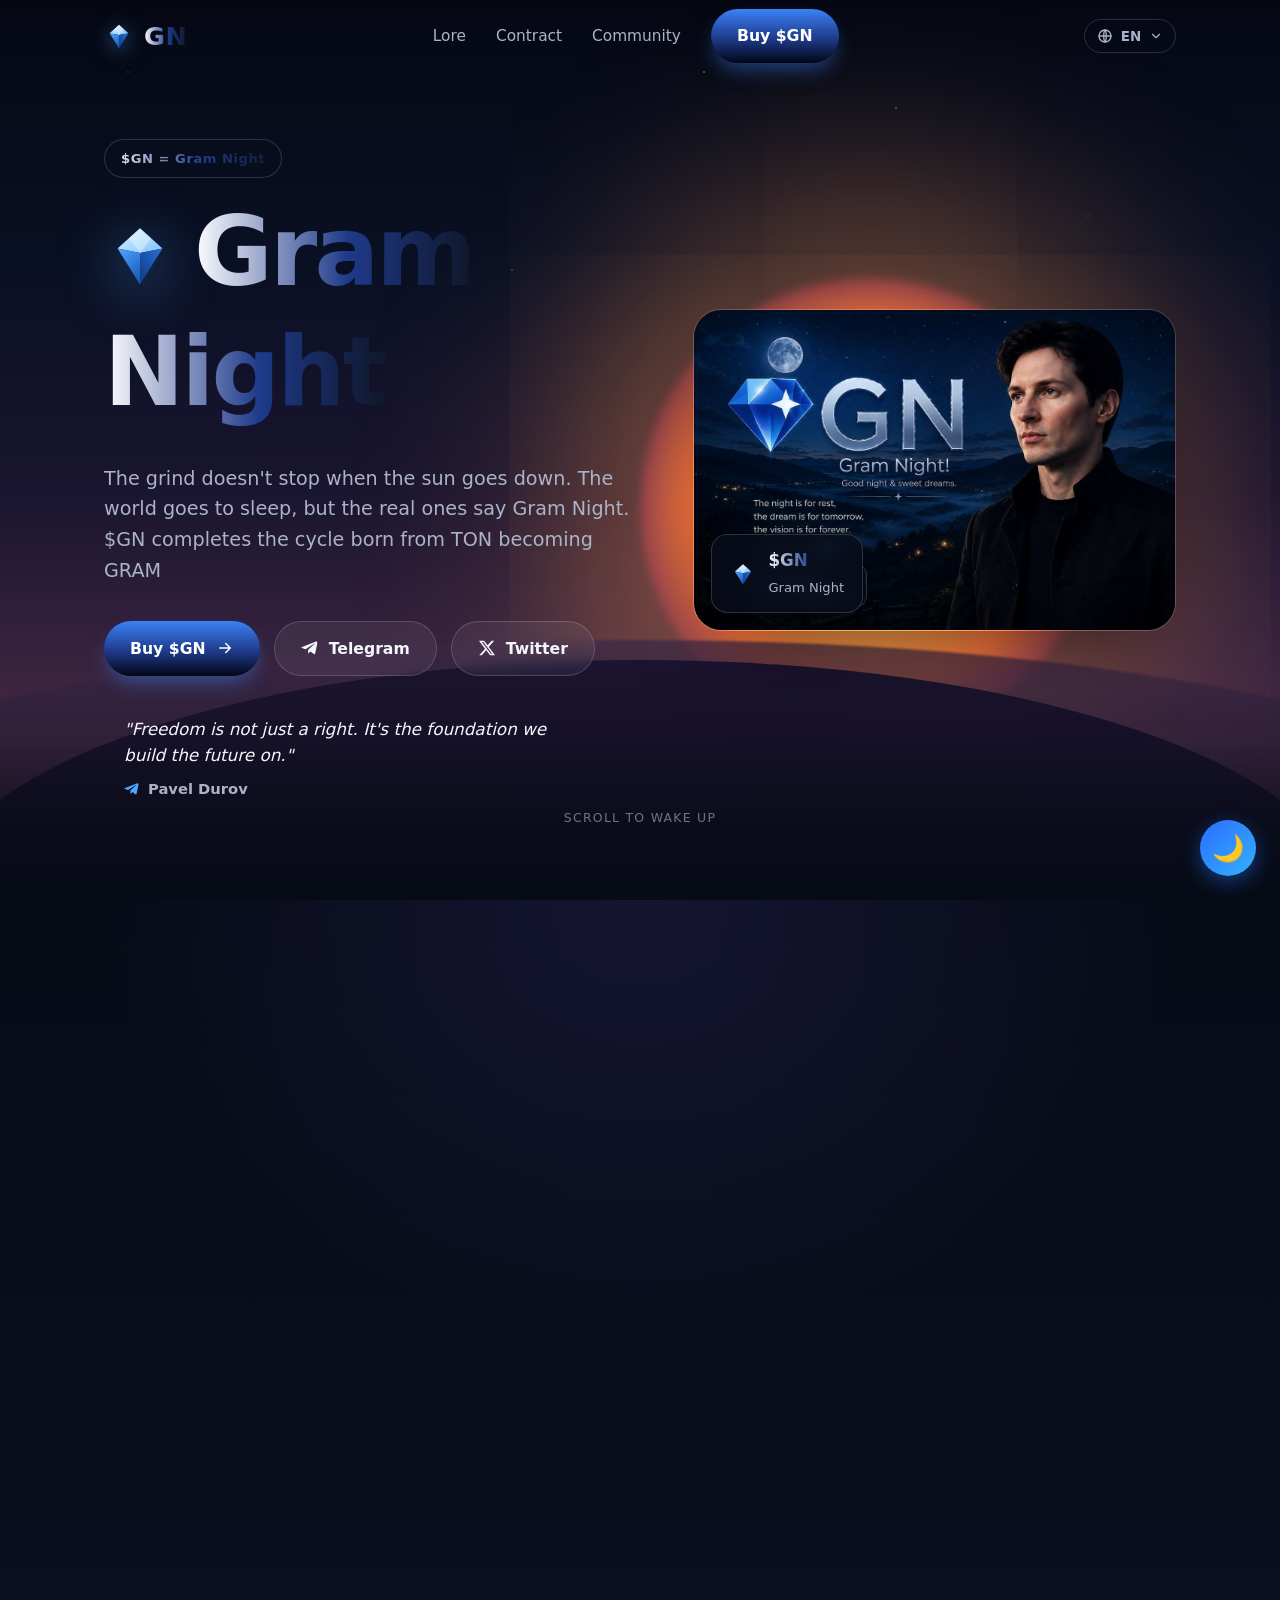
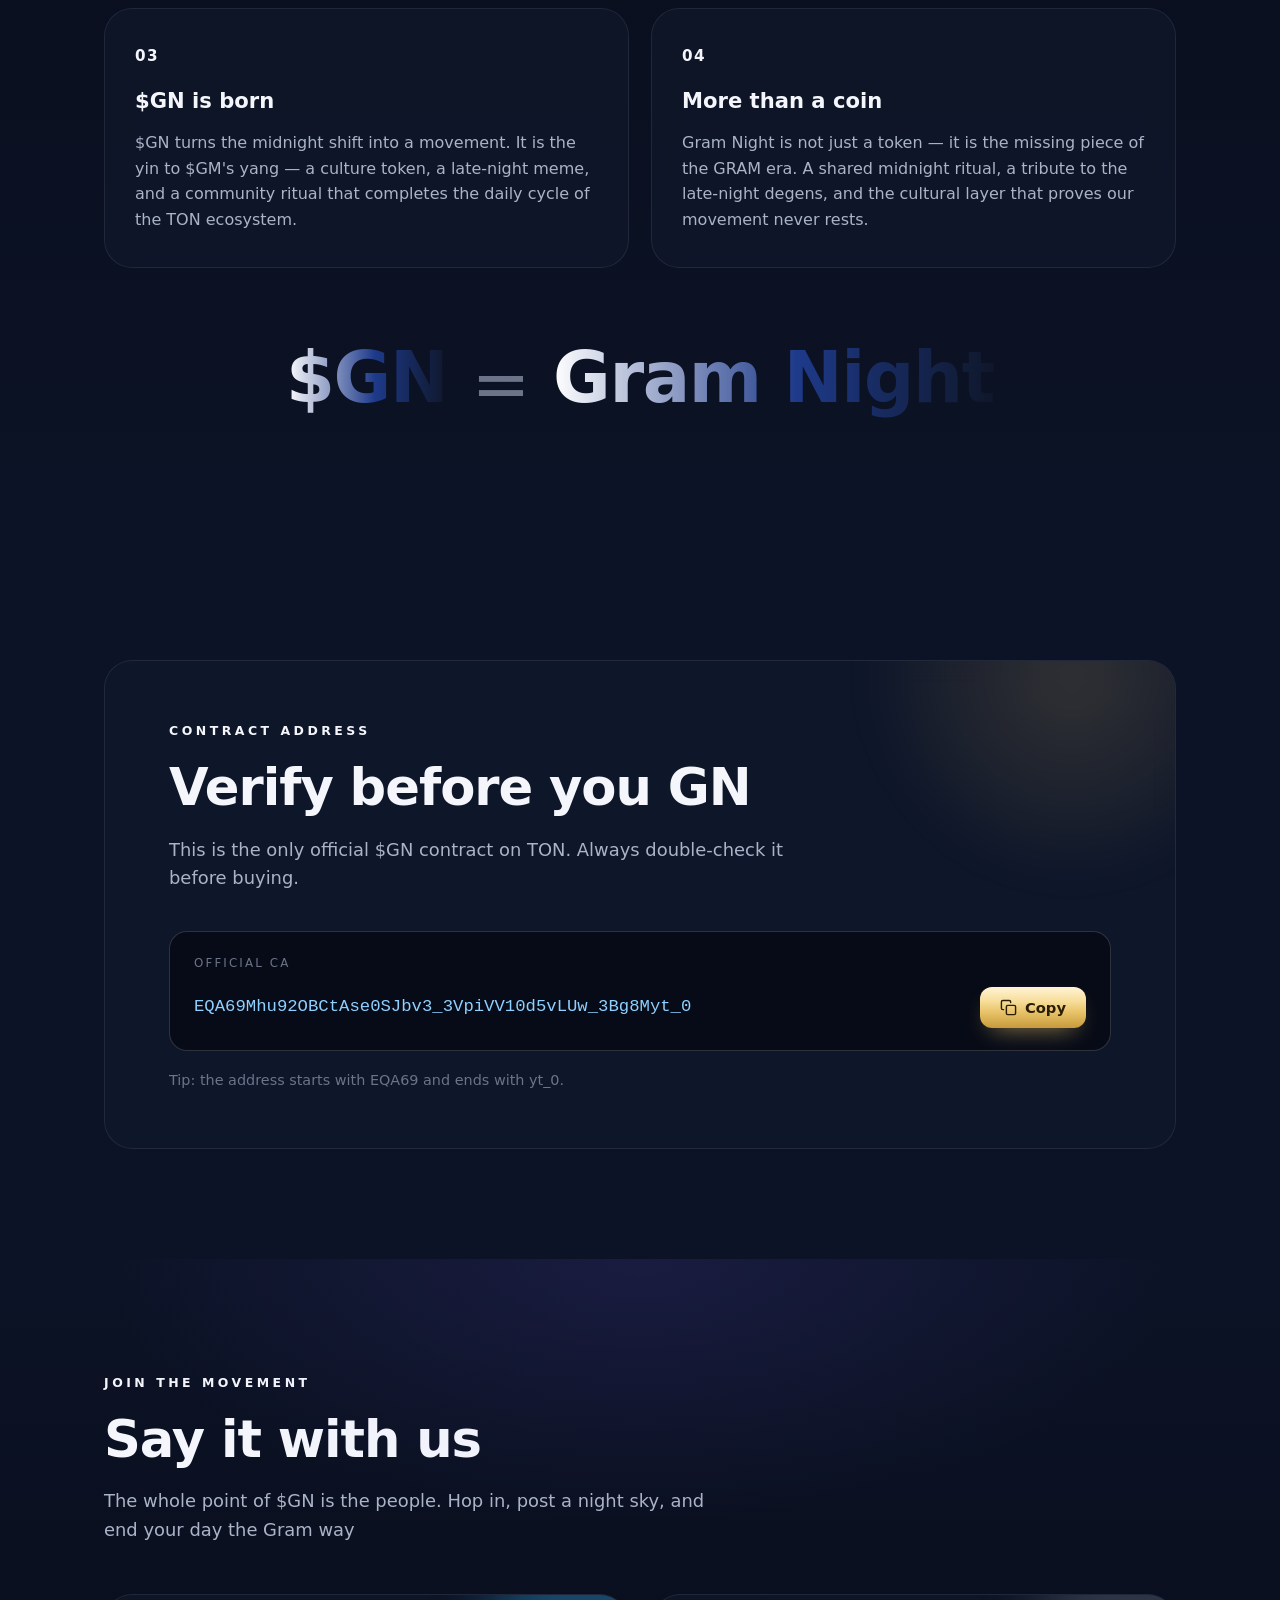
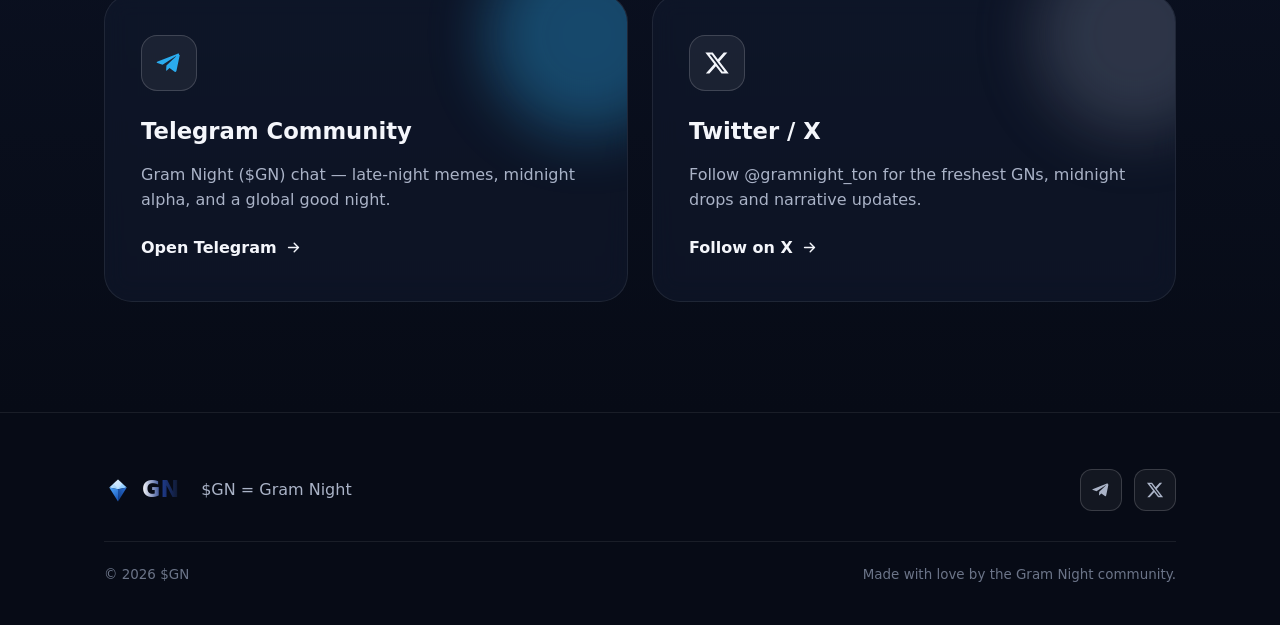
<file: index.html>
<!doctype html>
<html lang="en">
  <head>
    <meta charset="UTF-8" />
    <link rel="icon" type="image/svg+xml" href="./favicon.svg" />
    <meta name="viewport" content="width=device-width, initial-scale=1.0" />
    <meta name="description" content="$GN — Gram Night. The People's Coin on TON. GN = GRAM." />
    <meta property="og:title" content="$GN — Gram Night" />
    <meta property="og:description" content="Not Good Night. Gram Night. The People's Coin on TON." />
    <meta property="og:image" content="" />
    <meta property="og:type" content="website" />
    <meta name="twitter:card" content="summary_large_image" />
    <title>$GN - GRAM NIGHT</title>
    <script type="module" crossorigin src="./scripts.js"></script>
    <link rel="stylesheet" crossorigin href="./styles.css">
  </head>
  <body>
    <div id="root"></div>
    <!-- GRAM NIGHT Widget -->
<button id="gn-fab" onclick="gnToggle()" title="GRAM NIGHT">🌙</button>

<div id="gn-panel" aria-hidden="true">
  <div id="gn-panel-header">
    <div id="gn-panel-title"><span>🌙</span><span>GRAM NIGHT</span></div>
    <button onclick="gnToggle()" id="gn-close-btn">✕</button>
  </div>
  <iframe
    id="gn-iframe"
    src="./gn-app/index.html"
    title="GRAM NIGHT App"
    allow="clipboard-write"
  ></iframe>
</div>

<style>
  #gn-fab {
    position: fixed; bottom: 24px; right: 24px; z-index: 9998;
    width: 56px; height: 56px; border-radius: 50%; border: none;
    cursor: pointer; font-size: 26px;
    background: linear-gradient(135deg, #2b6dff, #33b1ff);
    box-shadow: 0 6px 20px rgba(32,118,255,0.45);
    display: flex; align-items: center; justify-content: center;
    transition: transform 0.2s ease;
  }
  #gn-fab:hover { transform: scale(1.1); }

  #gn-panel {
    position: fixed; bottom: 92px; right: 24px; z-index: 9999;
    width: 390px; height: 600px;
    max-height: calc(100vh - 120px);
    border-radius: 24px; overflow: hidden;
    display: flex; flex-direction: column;
    background: #071224;
    border: 1px solid rgba(153,204,255,0.18);
    box-shadow: 0 24px 60px rgba(1,8,20,0.6);
    opacity: 0; pointer-events: none;
    transform: translateY(12px) scale(0.97);
    transform-origin: bottom right;
    transition: opacity 0.22s ease, transform 0.22s ease;
  }
  #gn-panel.gn-open {
    opacity: 1; pointer-events: auto;
    transform: translateY(0) scale(1);
  }
  #gn-panel-header {
    display: flex; align-items: center;
    justify-content: space-between;
    padding: 12px 16px;
    background: rgba(7,18,36,0.95);
    border-bottom: 1px solid rgba(153,204,255,0.12);
    flex-shrink: 0;
  }
  #gn-panel-title {
    display: flex; align-items: center; gap: 8px;
    color: #ecf5ff; font-weight: 700; font-size: 14px;
    font-family: system-ui, sans-serif;
  }
  #gn-close-btn {
    background: rgba(255,255,255,0.07); border: none;
    color: #9fb9d9; cursor: pointer;
    width: 28px; height: 28px; border-radius: 50%;
    font-size: 13px; display: flex;
    align-items: center; justify-content: center;
  }
  #gn-close-btn:hover { background: rgba(255,255,255,0.14); color: #ecf5ff; }
  #gn-iframe { flex: 1; width: 100%; border: none; background: #071224; }

  @media (max-width: 480px) {
    #gn-panel {
      bottom: 0; right: 0; left: 0; width: 100%;
      height: 90vh; border-radius: 20px 20px 0 0;
    }
  }
</style>

<script>
  (function() {
    var isOpen = false;
    var panel = document.getElementById("gn-panel");
    window.gnToggle = function() {
      isOpen = !isOpen;
      panel.classList.toggle("gn-open", isOpen);
      panel.setAttribute("aria-hidden", String(!isOpen));
    };
    document.addEventListener("keydown", function(e) {
      if (e.key === "Escape" && isOpen) window.gnToggle();
    });
  })();
</script>
  </body>
</html>
</file>
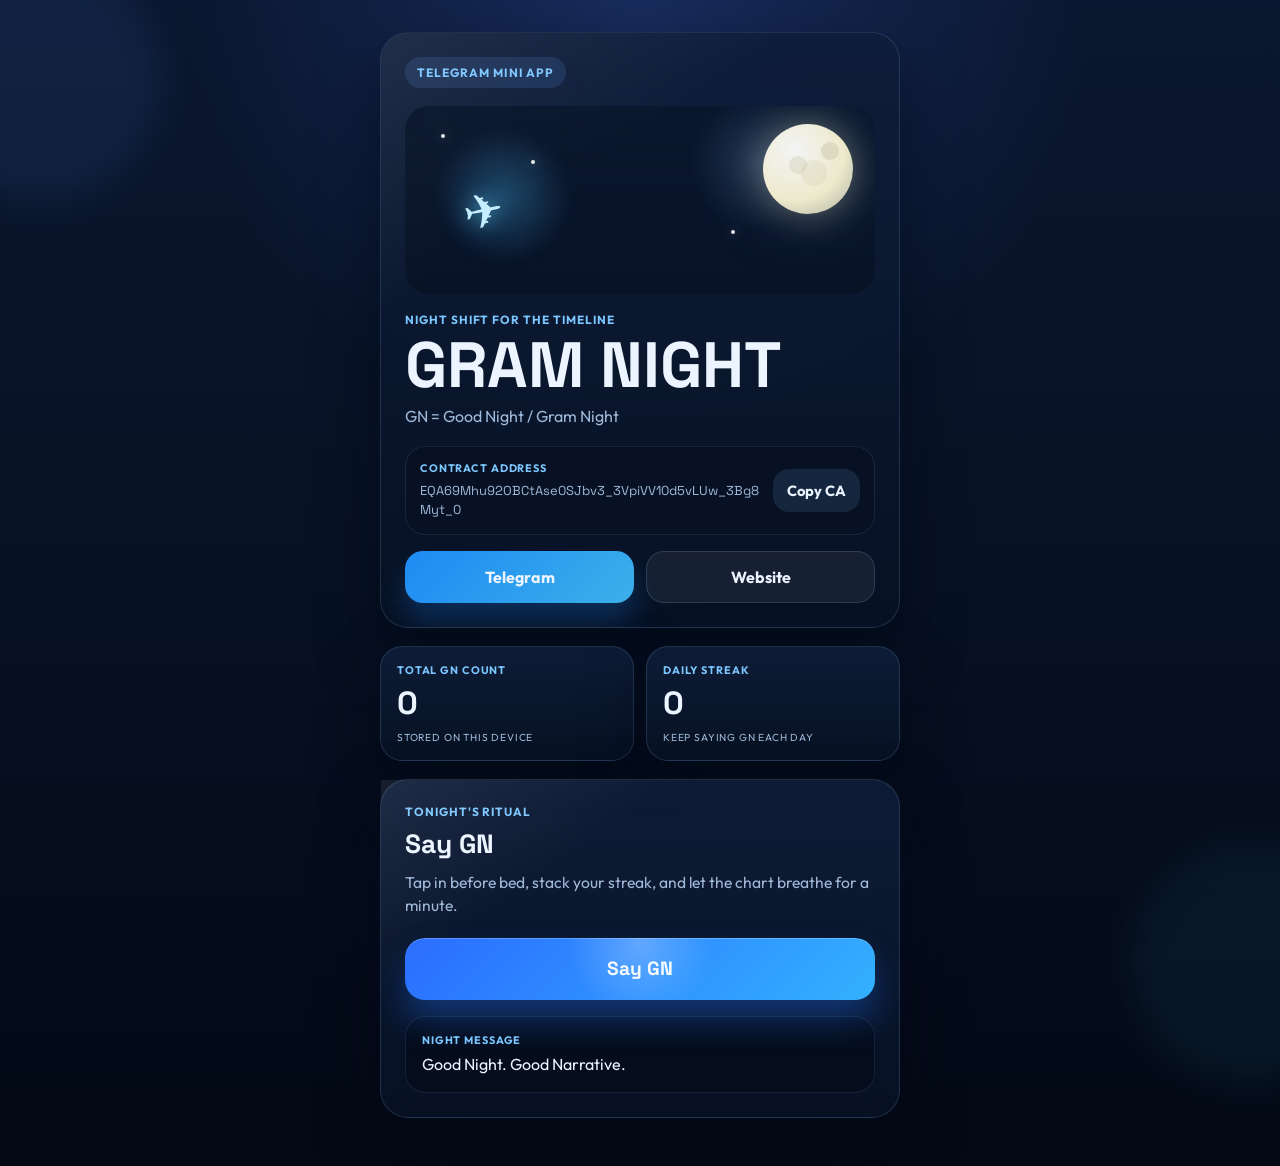
<file: gn-app/index.html>
<!DOCTYPE html>
<html lang="en">
  <head>
    <meta charset="UTF-8" />
    <meta name="viewport" content="width=device-width, initial-scale=1.0, viewport-fit=cover" />
    <title>GRAM NIGHT</title>
    <meta
      name="description"
      content="GRAM NIGHT Telegram Mini App. Say GN, keep your streak, and ride the moon later."
    />
    <link rel="preconnect" href="https://fonts.googleapis.com" />
    <link rel="preconnect" href="https://fonts.gstatic.com" crossorigin />
    <link
      href="https://fonts.googleapis.com/css2?family=Outfit:wght@400;500;600;700;800&family=Space+Grotesk:wght@500;700&display=swap"
      rel="stylesheet"
    />
    <link rel="stylesheet" href="./styles.css" />
    <script src="https://telegram.org/js/telegram-web-app.js"></script>
  </head>
  <body>
    <div class="app-shell">
      <div class="sky-glow sky-glow-left"></div>
      <div class="sky-glow sky-glow-right"></div>

      <main class="phone-frame">
        <section class="hero-card">
          <div class="hero-badge">Telegram Mini App</div>

          <div class="hero-art" aria-hidden="true">
            <div class="moon"></div>
            <div class="plane-glow"></div>
            <div class="plane">&#9992;</div>
            <span class="star star-1"></span>
            <span class="star star-2"></span>
            <span class="star star-3"></span>
          </div>

          <div class="hero-copy">
            <p class="eyebrow">Night shift for the timeline</p>
            <h1>GRAM NIGHT</h1>
            <p class="tagline">GN = Good Night / Gram Night</p>
          </div>

          <div class="ca-card">
            <div>
              <p class="label">Contract Address</p>
              <p class="ca-value" id="contractAddress">
                EQA69Mhu92OBCtAse0SJbv3_3VpiVV10d5vLUw_3Bg8Myt_0
              </p>
            </div>
            <button class="copy-button" id="copyCaButton" type="button">Copy CA</button>
          </div>

          <div class="action-row">
            <a class="action-button action-button-primary" href="https://t.me/GNGRAMCTO" target="_blank" rel="noreferrer">
              Telegram
            </a>
            <a class="action-button action-button-secondary" href="https://gramnight.fun" target="_blank" rel="noreferrer">
              Website
            </a>
          </div>
        </section>

        <section class="stats-grid" aria-label="GN stats">
          <article class="stat-card">
            <p class="label">Total GN Count</p>
            <p class="stat-value" id="gnCount">0</p>
            <p class="stat-note">Stored on this device</p>
          </article>
          <article class="stat-card">
            <p class="label">Daily Streak</p>
            <p class="stat-value" id="gnStreak">0</p>
            <p class="stat-note">Keep saying GN each day</p>
          </article>
        </section>

        <section class="gn-card">
          <div class="gn-copy">
            <p class="eyebrow">Tonight's ritual</p>
            <h2>Say GN</h2>
            <p class="supporting">
              Tap in before bed, stack your streak, and let the chart breathe for a minute.
            </p>
          </div>

          <button class="say-gn-button" id="sayGnButton" type="button">Say GN</button>

          <div class="message-card" id="messageCard" aria-live="polite">
            <p class="message-label">Night message</p>
            <p class="message-text" id="messageText">Good Night. Good Narrative.</p>
          </div>
        </section>
      </main>
    </div>

    <script src="./app.js"></script>
  </body>
</html>
</file>
<file: styles.css>
.nav {
    position: fixed;
    top: 0px;
    left: 0px;
    right: 0px;
    z-index: 100;
    transition: background 0.3s, border-color 0.3s, backdrop-filter 0.3s;
    border-bottom: 1px solid transparent;
}

.nav--scrolled {
    background: rgba(7, 11, 22, 0.72);
    backdrop-filter: blur(14px);
    border-bottom: 1px solid var(--border);
}

.nav__inner {
    display: flex;
    align-items: center;
    justify-content: space-between;
    height: 72px;
}

.nav__brand {
    display: flex;
    align-items: center;
    gap: 10px;
}

.nav__diamond {
    filter: drop-shadow(rgba(78, 168, 255, 0.5) 0px 4px 10px);
}

.nav__logo {
    font-size: 1.6rem;
    font-weight: 900;
    letter-spacing: 0.02em;
}

.nav__links {
    display: flex;
    align-items: center;
    gap: 30px;
}

.nav__links > a:not(.nav__buy) {
    color: var(--text-dim);
    font-weight: 500;
    font-size: 0.96rem;
    transition: color 0.2s;
}

.nav__links > a:not(.nav__buy):hover {
    color: var(--text);
}

.nav__buy {
    padding: 10px 20px;
    font-size: 0.9rem;
}

.nav__actions {
    display: flex;
    align-items: center;
    gap: 14px;
}

.nav__lang-wrap {
    position: relative;
}

.nav__lang {
    display: inline-flex;
    align-items: center;
    gap: 7px;
    padding: 8px 12px;
    border-radius: 999px;
    border: 1px solid var(--border-strong);
    font-size: 0.84rem;
    font-weight: 600;
    color: var(--text-dim);
    transition: border-color 0.2s, color 0.2s;
}

.nav__lang:hover, .nav__lang.is-open {
    border-color: var(--white);
    color: var(--text);
}

.nav__lang-globe {
    width: 16px;
    height: 16px;
}

.nav__lang-current {
    min-width: 22px;
    text-align: center;
}

.nav__lang-chevron {
    width: 14px;
    height: 14px;
    transition: transform 0.2s;
}

.nav__lang.is-open .nav__lang-chevron {
    transform: rotate(180deg);
}

.nav__lang-menu {
    position: absolute;
    top: calc(100% + 10px);
    right: 0px;
    min-width: 168px;
    list-style: none;
    margin: 0px;
    padding: 6px;
    border-radius: 14px;
    background: rgba(13, 19, 36, 0.96);
    border: 1px solid var(--border-strong);
    backdrop-filter: blur(16px);
    box-shadow: rgba(0, 0, 0, 0.8) 0px 24px 50px -20px;
    z-index: 120;
}

.nav__lang-option {
    display: flex;
    align-items: center;
    justify-content: space-between;
    width: 100%;
    padding: 10px 12px;
    border-radius: 9px;
    font-size: 0.92rem;
    font-weight: 500;
    color: var(--text-dim);
    transition: background 0.16s, color 0.16s;
}

.nav__lang-option:hover {
    background: rgba(255, 255, 255, 0.06);
    color: var(--text);
}

.nav__lang-option.is-active {
    color: var(--white);
    font-weight: 600;
}

.nav__lang-check {
    width: 16px;
    height: 16px;
}

.nav__burger {
    display: none;
    flex-direction: column;
    gap: 5px;
    width: 30px;
    height: 30px;
    justify-content: center;
    align-items: center;
}

.nav__burger span {
    width: 22px;
    height: 2px;
    background: var(--text);
    border-radius: 2px;
    transition: transform 0.25s, opacity 0.2s;
}

.nav__burger.is-open span:nth-child(1) {
    transform: translateY(7px) rotate(45deg);
}

.nav__burger.is-open span:nth-child(2) {
    opacity: 0;
}

.nav__burger.is-open span:nth-child(3) {
    transform: translateY(-7px) rotate(-45deg);
}

@media (max-width: 860px) {
    .nav__burger {
        display: flex;
    }

    .nav__links {
        position: fixed;
        top: 72px;
        left: 0px;
        right: 0px;
        flex-direction: column;
        gap: 18px;
        padding: 28px 24px 36px;
        background: rgba(9, 14, 28, 0.97);
        backdrop-filter: blur(16px);
        border-bottom: 1px solid var(--border);
        transform: translateY(-130%);
        opacity: 0;
        pointer-events: none;
        transition: transform 0.3s, opacity 0.3s;
    }

    .nav__links--open {
        transform: translateY(0px);
        opacity: 1;
        pointer-events: auto;
    }

    .nav__buy {
        width: 100%;
        justify-content: center;
        padding: 14px;
        font-size: 1rem;
    }
}

.hero {
    position: relative;
    min-height: 100vh;
    display: flex;
    align-items: center;
    padding: 120px 0px 80px;
    overflow: hidden;
}

.hero__sky {
    position: absolute;
    inset: 0px;
    z-index: 0;
    background: linear-gradient(rgb(5, 8, 19), rgb(10, 16, 36) 30%, rgb(26, 21, 48) 55%, rgb(58, 36, 64) 75%, rgb(90, 47, 62));
}

.hero__stars {
    position: absolute;
    inset: 0px;
    background-image: radial-gradient(1.5px 1.5px at 20% 18%, rgba(255, 255, 255, 0.8), transparent), radial-gradient(1.5px 1.5px at 70% 12%, rgba(255, 255, 255, 0.6), transparent), radial-gradient(1px 1px at 40% 30%, rgba(255, 255, 255, 0.7), transparent), radial-gradient(1px 1px at 85% 24%, rgba(255, 255, 255, 0.5), transparent), radial-gradient(1.5px 1.5px at 55% 8%, rgba(255, 255, 255, 0.7), transparent), radial-gradient(1px 1px at 10% 8%, rgba(255, 255, 255, 0.5), transparent);
    opacity: 0.7;
    animation: 6s ease-in-out 0s infinite alternate none running twinkle;
}

@keyframes twinkle {
    0% {
        opacity: 0.35;
    }

    100% {
        opacity: 0.85;
    }
}

.hero__sun {
    position: absolute;
    bottom: 18%;
    left: 50%;
    width: 460px;
    height: 460px;
    transform: translate(-50%);
    border-radius: 50%;
    background: radial-gradient(circle, rgb(255, 230, 176) 0%, rgb(255, 177, 78) 30%, rgb(255, 122, 61) 55%, rgba(255, 94, 126, 0.4) 75%, transparent 80%);
    filter: blur(4px);
    box-shadow: rgba(255, 150, 80, 0.45) 0px 0px 200px 80px;
}

.hero__hills {
    position: absolute;
    left: -5%;
    right: -5%;
    bottom: 0px;
    height: 240px;
    background: linear-gradient(rgb(28, 20, 48), rgb(10, 12, 26));
    border-radius: 50% 50% 0px 0px / 100% 100% 0px 0px;
    z-index: 2;
}

.hero__hills--back {
    bottom: 60px;
    height: 200px;
    left: -20%;
    right: -20%;
    background: linear-gradient(rgba(60, 40, 70, 0.7), rgba(20, 18, 40, 0.7));
    z-index: 1;
    filter: blur(1px);
}

.hero::after {
    content: "";
    position: absolute;
    left: 0px;
    right: 0px;
    bottom: 0px;
    height: 160px;
    background: linear-gradient(180deg,transparent,var(--bg-deep));
    z-index: 3;
    pointer-events: none;
}

.hero__inner {
    position: relative;
    z-index: 5;
    display: grid;
    grid-template-columns: 1.05fr 0.95fr;
    gap: 56px;
    align-items: center;
}

.hero__badge {
    display: inline-block;
    padding: 8px 16px;
    border-radius: 999px;
    background: rgba(68, 40, 207, 0.06);
    border: 1px solid var(--border-strong);
    backdrop-filter: blur(6px);
    font-size: 0.82rem;
    font-weight: 600;
    letter-spacing: 0.04em;
    background: linear-gradient(90deg, #FFFFFF 0%, #1E3A8A 55%, #0F172A 100%);
    
    -webkit-background-clip: text;
    -webkit-text-fill-color: transparent;
    background-clip: text;
    color: transparent;;
    margin-bottom: 26px;
}

.hero__title {
    font-size: clamp(3.2rem, 9vw, 6rem);
    font-weight: 900;
    line-height: 1.15;
    letter-spacing: -0.03em;
    margin-bottom: 26px;
}

.hero__title .gold-text {
    display: inline-block;
    padding-bottom: 0.18em;
    line-height: 1;
}

.hero__title-row {
    display: flex;
    align-items: center;
    gap: 18px;
}

.hero__diamond {
    display: inline-flex;
    filter: drop-shadow(rgba(78, 168, 255, 0.55) 0px 10px 28px);
}

.hero__title-bottom {
    display: block;
    margin-top: -0.05em;
}

.hero__subtitle {
    font-size: clamp(1.02rem, 1.5vw, 1.22rem);
    color: var(--text-dim);
    max-width: 540px;
    margin-bottom: 34px;
}

.hero__actions {
    display: flex;
    flex-wrap: wrap;
    gap: 14px;
    margin-bottom: 40px;
}

.hero__quote {
    max-width: 480px;
    padding-left: 20px;
    border-left: 2px solid var(--white);
}

.hero__quote blockquote {
    font-size: 1.05rem;
    font-style: italic;
    color: var(--text);
    margin-bottom: 8px;
}

.hero__quote figcaption {
    display: flex;
    align-items: center;
    gap: 8px;
    color: var(--text-dim);
    font-weight: 600;
    font-size: 0.92rem;
}

.hero__quote-icon {
    width: 16px;
    height: 16px;
    color: var(--diamond);
}

.hero__visual {
    position: relative;
}

.hero__visual img {
    width: 100%;
    border-radius: var(--radius-lg);
    border: 1px solid var(--border-strong);
    box-shadow: var(--shadow);
}

.hero__visual-glow {
    position: absolute;
    inset: -30px;
    background: radial-gradient(50% 50% at 50% 40%, rgba(255, 150, 80, 0.35), transparent 70%);
    filter: blur(30px);
    z-index: -1;
}

.hero__ticker {
    position: absolute;
    bottom: 18px;
    left: 18px;
    display: flex;
    align-items: center;
    gap: 12px;
    padding: 12px 18px;
    border-radius: 16px;
    background: rgba(10, 14, 28, 0.78);
    border: 1px solid var(--border-strong);
    backdrop-filter: blur(10px);
}

.hero__ticker strong {
    display: block;
    font-size: 1.05rem;
    background: linear-gradient(90deg, #FFFFFF 0%, #1E3A8A 55%, #0F172A 100%);
    
    -webkit-background-clip: text;
    -webkit-text-fill-color: transparent;
    background-clip: text;
    color: transparent;
}

.hero__ticker span {
    font-size: 0.82rem;
    color: var(--text-dim);
}

.hero__scroll {
    position: absolute;
    bottom: 26px;
    left: 50%;
    transform: translate(-50%);
    z-index: 6;
    display: flex;
    flex-direction: column;
    align-items: center;
    gap: 8px;
    color: var(--text-faint);
    font-size: 0.78rem;
    letter-spacing: 0.1em;
    text-transform: uppercase;
}

.hero__scroll-line {
    width: 1px;
    height: 38px;
    background: linear-gradient(180deg,var(--white),transparent);
    animation: 2s ease-in-out 0s infinite normal none running scrollPulse;
}

@keyframes scrollPulse {
    0%, 100% {
        transform: scaleY(0.5);
        opacity: 0.4;
        transform-origin: center top;
    }

    50% {
        transform: scaleY(1);
        opacity: 1;
        transform-origin: center top;
    }
}

@media (max-width: 940px) {
    .hero__inner {
        grid-template-columns: 1fr;
        gap: 40px;
        text-align: center;
    }

    .hero__title-row {
        justify-content: center;
    }

    .hero__subtitle, .hero__quote {
        margin-left: auto;
        margin-right: auto;
    }

    .hero__quote {
        text-align: left;
    }

    .hero__actions {
        justify-content: center;
    }

    .hero__visual {
        order: -1;
        max-width: 520px;
        margin: 0px auto;
    }
}

@media (max-width: 520px) {
    .hero__scroll {
        display: none;
    }

    .hero__diamond svg {
        width: 52px;
        height: 52px;
    }
}

.lore {
    background: linear-gradient(180deg,var(--bg-deep) 0%,var(--bg-deep-2) 100%);
}

.lore__head {
    max-width: 720px;
    margin-bottom: 56px;
}

.lore__grid {
    display: grid;
    grid-template-columns: repeat(2, 1fr);
    gap: 22px;
}

.lore__card {
    position: relative;
    padding: 34px 30px;
    overflow: hidden;
    transition: transform 0.25s, border-color 0.25s;
}

.lore__card:hover {
    transform: translateY(-4px);
    border-color: var(--border-strong);
}

.lore__card::before {
    content: "";
    position: absolute;
    top: 0px;
    left: 0px;
    right: 0px;
    height: 2px;
    background: var(--sunrise-grad);
    opacity: 0;
    transition: opacity 0.25s;
}

.lore__card:hover::before {
    opacity: 1;
}

.lore__tag {
    display: inline-block;
    font-size: 0.95rem;
    font-weight: 800;
    color: var(--white);
    letter-spacing: 0.1em;
    margin-bottom: 16px;
}

.lore__card h3 {
    font-size: 1.32rem;
    font-weight: 700;
    margin-bottom: 12px;
}

.lore__card p {
    color: var(--text-dim);
    font-size: 1rem;
}

.lore__equation {
    display: flex;
    flex-wrap: wrap;
    align-items: center;
    justify-content: center;
    gap: 12px 24px;
    margin-top: 60px;
    font-size: clamp(2rem, 6vw, 4.4rem);
    font-weight: 900;
    letter-spacing: -0.02em;
    text-align: center;
}

.lore__equation .gold-text {
    display: inline-block;
    padding-bottom: 0.16em;
    line-height: 1;
}

.lore__equals {
    color: var(--text-faint);
    font-weight: 300;
}

@media (max-width: 760px) {
    .lore__grid {
        grid-template-columns: 1fr;
    }
}

.contract {
    background: var(--bg-deep-2);
}

.contract__card {
    position: relative;
    padding: 56px clamp(24px, 5vw, 64px);
    overflow: hidden;
}

.contract__card::before {
    content: "";
    position: absolute;
    top: -40%;
    right: -10%;
    width: 420px;
    height: 420px;
    background: radial-gradient(circle, rgba(233, 196, 106, 0.16), transparent 70%);
    filter: blur(20px);
    pointer-events: none;
}

.contract__head {
    position: relative;
    max-width: 640px;
    margin-bottom: 38px;
}

.contract__box {
    position: relative;
    background: rgba(5, 8, 16, 0.7);
    border: 1px solid var(--border-strong);
    border-radius: var(--radius);
    padding: 22px 24px;
}

.contract__label {
    display: block;
    font-size: 0.74rem;
    letter-spacing: 0.18em;
    text-transform: uppercase;
    color: var(--text-faint);
    margin-bottom: 14px;
}

.contract__row {
    display: flex;
    align-items: center;
    gap: 18px;
    flex-wrap: wrap;
}

.contract__ca {
    flex: 1 1 0%;
    min-width: 0px;
    font-family: SFMono-Regular, ui-monospace, "Cascadia Code", Consolas, monospace;
    font-size: clamp(0.82rem, 1.8vw, 1.08rem);
    color: var(--diamond-bright);
    word-break: break-all;
    line-height: 1.5;
}

.contract__copy {
    display: inline-flex;
    align-items: center;
    gap: 8px;
    padding: 12px 20px;
    border-radius: 12px;
    background: var(--gold-grad);
    color: rgb(42, 29, 5);
    font-weight: 700;
    font-size: 0.92rem;
    white-space: nowrap;
    transition: transform 0.18s, box-shadow 0.2s;
    box-shadow: rgba(233, 196, 106, 0.8) 0px 10px 24px -12px;
}

.contract__copy:hover {
    transform: translateY(-2px);
}

.contract__copy svg {
    width: 17px;
    height: 17px;
}

.contract__copy.is-copied {
    background: linear-gradient(rgb(155, 232, 176), rgb(70, 196, 111));
    color: rgb(4, 33, 15);
}

.contract__hint {
    margin-top: 18px;
    font-size: 0.9rem;
    color: var(--text-faint);
}

@media (max-width: 560px) {
    .contract__copy {
        width: 100%;
        justify-content: center;
    }
}

.community {
    background: linear-gradient(180deg,var(--bg-deep-2) 0%,var(--bg-deep) 100%);
}

.community__head {
    max-width: 680px;
    margin-bottom: 50px;
}

.community__grid {
    display: grid;
    grid-template-columns: repeat(2, 1fr);
    gap: 24px;
}

.community__card {
    position: relative;
    padding: 40px 36px;
    overflow: hidden;
    transition: transform 0.25s, border-color 0.25s;
}

.community__card:hover {
    transform: translateY(-6px);
    border-color: var(--border-strong);
}

.community__card::after {
    content: "";
    position: absolute;
    top: -60px;
    right: -60px;
    width: 200px;
    height: 200px;
    border-radius: 50%;
    filter: blur(30px);
    opacity: 0.35;
    transition: opacity 0.25s;
}

.community__card--tg::after {
    background: rgb(42, 171, 238);
}

.community__card--x::after {
    background: rgb(107, 116, 136);
}

.community__card:hover::after {
    opacity: 0.55;
}

.community__icon {
    display: inline-flex;
    align-items: center;
    justify-content: center;
    width: 56px;
    height: 56px;
    border-radius: 16px;
    background: rgba(255, 255, 255, 0.06);
    border: 1px solid var(--border-strong);
    margin-bottom: 22px;
}

.community__icon svg {
    width: 26px;
    height: 26px;
    color: var(--text);
}

.community__card--tg .community__icon svg {
    color: rgb(42, 171, 238);
}

.community__card h3 {
    font-size: 1.42rem;
    font-weight: 700;
    margin-bottom: 12px;
}

.community__card p {
    color: var(--text-dim);
    margin-bottom: 22px;
}

.community__cta {
    display: inline-flex;
    align-items: center;
    gap: 8px;
    font-weight: 700;
    color: var(--white);
}

.community__cta svg {
    width: 17px;
    height: 17px;
    transition: transform 0.2s;
}

.community__card:hover .community__cta svg {
    transform: translate(4px);
}

@media (max-width: 720px) {
    .community__grid {
        grid-template-columns: 1fr;
    }
}

.footer {
    border-top: 1px solid var(--border);
    background: var(--bg-deep);
    padding: 56px 0px 40px;
}

.footer__top {
    display: flex;
    align-items: center;
    gap: 22px;
    flex-wrap: wrap;
    margin-bottom: 30px;
}

.footer__brand {
    display: flex;
    align-items: center;
    gap: 10px;
    font-size: 1.4rem;
    font-weight: 900;
}

.footer__tagline {
    color: var(--text-dim);
    font-weight: 500;
}

.footer__socials {
    margin-left: auto;
    display: flex;
    gap: 12px;
}

.footer__socials a {
    display: inline-flex;
    align-items: center;
    justify-content: center;
    width: 42px;
    height: 42px;
    border-radius: 12px;
    background: rgba(255, 255, 255, 0.05);
    border: 1px solid var(--border-strong);
    color: var(--text-dim);
    transition: color 0.2s, border-color 0.2s, transform 0.2s;
}

.footer__socials a:hover {
    color: var(--white);
    border-color: var(--white);
    transform: translateY(-2px);
}

.footer__socials svg {
    width: 18px;
    height: 18px;
}

.footer__disclaimer {
    font-size: 0.86rem;
    color: var(--text-faint);
    line-height: 1.7;
    padding: 22px 0px;
    border-top: 1px solid var(--border);
    border-bottom: 1px solid var(--border);
    margin-bottom: 22px;
}

.footer__bottom {
    display: flex;
    justify-content: space-between;
    gap: 12px;
    flex-wrap: wrap;
    font-size: 0.84rem;
    color: var(--text-faint);
    padding-top: 22px;
    border-top: 1px solid var(--border);
}

@media (max-width: 560px) {
    .footer__socials {
        margin-left: 0px;
    }
}

:root {
    --bg-deep: #070b16;
    --bg-deep-2: #0c1326;
    --bg-card: rgba(18, 26, 46, .6);
    --bg-card-solid: #111a30;
    --border: rgba(255, 255, 255, .08);
    --border-strong: rgba(255, 255, 255, .16);
    --text: #f4f6fb;
    --text-dim: #aab3c7;
    --text-faint: #6b7488;
    --gold: #e9c46a;
    --gold-bright: #f7dd9a;
    --diamond: #4ea8ff;
    --diamond-bright: #8fd0ff;
    --sunrise-1: #ff8a3d;
    --sunrise-2: #ff5e7e;
    --sunrise-3: #7b5cff;
    --gold-grad: linear-gradient(180deg, #fff4d6 0%, #f7dd9a 35%, #e9c46a 60%, #c79a3c 100%);
    --diamond-grad: linear-gradient(135deg, #8fd0ff 0%, #4ea8ff 50%, #2a6fd6 100%);
    --sunrise-grad: linear-gradient(120deg, var(--sunrise-1), var(--sunrise-2) 45%, var(--sunrise-3));
    --radius: 18px;
    --radius-lg: 28px;
    --shadow: 0 30px 80px -30px rgba(0, 0, 0, .7);
    --maxw: 1120px;
    --font: "Inter", system-ui, -apple-system, "Segoe UI", Roboto, Helvetica, Arial, sans-serif;
}

* {
    box-sizing: border-box;
    margin: 0px;
    padding: 0px;
}

html {
    scroll-behavior: smooth;
}

body {
    font-family: var(--font);
    background: var(--bg-deep);
    color: var(--text);
    line-height: 1.6;
    -webkit-font-smoothing: antialiased;
    overflow-x: hidden;
}

a {
    color: inherit;
    text-decoration: none;
}

img {
    display: block;
    max-width: 100%;
}

button {
    font-family: inherit;
    cursor: pointer;
    border-width: medium;
    border-style: none;
    border-color: currentcolor;
    border-image: initial;
    background: none;
    color: inherit;
}

.container {
    width: 100%;
    max-width: var(--maxw);
    margin: 0px auto;
    padding: 0px 24px;
}

section {
    position: relative;
}

.section-pad {
    padding: 110px 0px;
}

.gold-text {
    background-image: ;
    background-position-x: ;
    background-position-y: ;
    background-size: ;
    background-repeat: ;
    background-attachment: ;
    background-origin: ;
    background-color: ;
    
    background: linear-gradient(90deg, #FFFFFF 0%, #1E3A8A 55%, #0F172A 100%);
    
    -webkit-background-clip: text;
    -webkit-text-fill-color: transparent;
    background-clip: text;
    color: transparent;
}

.eyebrow {
    display: inline-block;
    font-size: 0.78rem;
    letter-spacing: 0.28em;
    text-transform: uppercase;
    color: var(--white);
    font-weight: 600;
    margin-bottom: 18px;
}

.section-title {
    font-size: clamp(2rem, 4.5vw, 3.2rem);
    font-weight: 800;
    line-height: 1.1;
    letter-spacing: -0.02em;
    margin-bottom: 20px;
}

.section-lead {
    font-size: clamp(1rem, 1.4vw, 1.18rem);
    color: var(--text-dim);
    max-width: 620px;
}

.btn {
    display: inline-flex;
    align-items: center;
    gap: 10px;
    padding: 14px 26px;
    border-radius: 999px;
    font-weight: 600;
    font-size: 0.98rem;
    transition: transform 0.18s, box-shadow 0.25s, background 0.25s;
    white-space: nowrap;
}

.btn:hover {
    transform: translateY(-2px);
}

.btn-primary {
    background: linear-gradient(180deg, #3B82F6 0%, #1E3A8A 55%, #020617 100%);
    color: #ffffff; 
    box-shadow: rgba(59, 130, 246, 0.5) 0px 10px 20px -5px;
    border: none;
}

.btn-primary:hover {
    background: linear-gradient(180deg, #60A5FA 0%, #1E3A8A 55%, #020617 100%);
    box-shadow: rgba(59, 130, 246, 0.8) 0px 15px 25px -5px;
    color: #ffffff;
}

.btn-primary:hover {
    background: linear-gradient(180deg, #E0F2FE 0%, #2563EB 50%, #020617 100%);
    box-shadow: rgba(59, 130, 246, 0.8) 0px 20px 40px -8px; 
    transform: translateY(-3px); 
    color: #ffffff;
}

.btn-ghost {
    background: rgba(255, 255, 255, 0.06);
    border: 1px solid var(--border-strong);
    color: var(--text);
    backdrop-filter: blur(6px);
    transition: all 0.3s ease;
}

.btn-ghost:hover {
    background: rgba(30, 58, 138, 0.25); 
    border-color: #3B82F6; 
    box-shadow: 0px 0px 20px rgba(59, 130, 246, 0.2); 
    transform: translateY(-3px);
    color: #ffffff;
}

.btn svg {
    width: 18px;
    height: 18px;
}

.card {
    background: var(--bg-card);
    border: 1px solid var(--border);
    border-radius: var(--radius-lg);
    backdrop-filter: blur(12px);
}

.glow-divider {
    position: absolute;
    inset: 0px;
    pointer-events: none;
    background: radial-gradient(60% 50% at 50% 0%, rgba(123, 92, 255, 0.12), transparent 70%);
}

::selection {
    background: var(--white);
    color: rgb(26, 18, 6);
}

::-webkit-scrollbar {
    width: 10px;
}

::-webkit-scrollbar-track {
    background: var(--bg-deep);
}

::-webkit-scrollbar-thumb {
    background: rgb(37, 48, 77);
    border-radius: 999px;
}

::-webkit-scrollbar-thumb:hover {
    background: rgb(51, 64, 106);
}

@media (max-width: 720px) {
    .section-pad {
        padding: 72px 0px;
    }
}
</file>
<file: gn-app/styles.css>
:root {
  color-scheme: dark;
  --bg: #071224;
  --bg-deep: #030915;
  --card: rgba(10, 23, 45, 0.8);
  --card-strong: rgba(12, 30, 58, 0.94);
  --border: rgba(153, 204, 255, 0.16);
  --text: #ecf5ff;
  --muted: #9fb9d9;
  --accent: #7bc6ff;
  --accent-strong: #30a8ff;
  --moon: #f6f2d2;
  --success: #8ce7c0;
  --shadow: 0 28px 60px rgba(1, 8, 20, 0.55);
}

* {
  box-sizing: border-box;
}

html,
body {
  margin: 0;
  min-height: 100%;
  overflow-x: hidden;
  background:
    radial-gradient(circle at top, rgba(71, 118, 255, 0.22), transparent 34%),
    linear-gradient(180deg, #0b1730 0%, #071224 45%, #030915 100%);
  color: var(--text);
  font-family: "Outfit", system-ui, sans-serif;
}

body {
  min-height: 100vh;
}

button,
a {
  -webkit-tap-highlight-color: transparent;
}

.app-shell {
  position: relative;
  min-height: 100vh;
  overflow: hidden;
  padding: 20px 0 32px;
}

.sky-glow {
  position: absolute;
  inset: auto;
  width: 240px;
  height: 240px;
  border-radius: 999px;
  filter: blur(18px);
  opacity: 0.4;
  pointer-events: none;
}

.sky-glow-left {
  top: -40px;
  left: -80px;
  background: rgba(83, 156, 255, 0.22);
}

.sky-glow-right {
  right: -90px;
  bottom: 80px;
  background: rgba(76, 204, 255, 0.14);
}

.phone-frame {
  position: relative;
  z-index: 1;
  display: grid;
  gap: 16px;
  width: min(calc(100vw - 32px), 460px);
  margin: 0 auto;
}

.hero-card,
.gn-card,
.stat-card {
  position: relative;
  border: 1px solid var(--border);
  background: linear-gradient(180deg, rgba(14, 29, 57, 0.92), rgba(8, 18, 36, 0.9));
  box-shadow: var(--shadow);
  backdrop-filter: blur(18px);
}

.hero-card,
.gn-card {
  border-radius: 28px;
}

.hero-card {
  overflow: hidden;
  padding: 20px;
}

.hero-card::before,
.gn-card::before {
  content: "";
  position: absolute;
  inset: 0;
  background: linear-gradient(145deg, rgba(255, 255, 255, 0.08), transparent 30%);
  pointer-events: none;
}

.hero-badge,
.eyebrow,
.label,
.message-label,
.stat-note {
  letter-spacing: 0.08em;
  text-transform: uppercase;
}

.hero-badge {
  display: inline-flex;
  align-items: center;
  gap: 8px;
  padding: 8px 12px;
  border-radius: 999px;
  background: rgba(100, 165, 255, 0.14);
  color: var(--accent);
  font-size: 0.75rem;
  font-weight: 700;
}

.hero-art {
  position: relative;
  height: 188px;
  margin-top: 18px;
  border-radius: 24px;
  overflow: hidden;
  background:
    radial-gradient(circle at 75% 30%, rgba(144, 196, 255, 0.16), transparent 18%),
    linear-gradient(180deg, rgba(9, 20, 40, 0.65), rgba(5, 10, 21, 0.35));
}

.moon {
  position: absolute;
  top: 18px;
  right: 22px;
  width: 90px;
  height: 90px;
  border-radius: 50%;
  background:
    radial-gradient(circle at 35% 30%, rgba(255, 255, 255, 0.95), rgba(246, 242, 210, 0.96) 58%, rgba(189, 191, 174, 0.9));
  box-shadow:
    0 0 36px rgba(255, 248, 201, 0.35),
    0 0 80px rgba(129, 191, 255, 0.16);
}

.moon::after {
  content: "";
  position: absolute;
  inset: 18px 14px auto auto;
  width: 18px;
  height: 18px;
  border-radius: 50%;
  background: rgba(188, 181, 147, 0.32);
  box-shadow:
    -16px 22px 0 4px rgba(188, 181, 147, 0.18),
    -32px 14px 0 0 rgba(188, 181, 147, 0.24);
}

.plane-glow {
  position: absolute;
  left: 28px;
  bottom: 28px;
  width: 140px;
  height: 140px;
  border-radius: 50%;
  background: radial-gradient(circle, rgba(79, 196, 255, 0.3), rgba(79, 196, 255, 0) 68%);
  filter: blur(6px);
}

.plane {
  position: absolute;
  left: 58px;
  bottom: 54px;
  font-size: 3rem;
  color: #c5edff;
  text-shadow:
    0 0 18px rgba(110, 212, 255, 0.6),
    0 0 36px rgba(48, 168, 255, 0.3);
  transform: rotate(-12deg);
}

.star {
  position: absolute;
  width: 4px;
  height: 4px;
  border-radius: 50%;
  background: rgba(255, 255, 255, 0.9);
  box-shadow: 0 0 12px rgba(255, 255, 255, 0.45);
}

.star-1 {
  top: 28px;
  left: 36px;
}

.star-2 {
  top: 54px;
  left: 126px;
}

.star-3 {
  top: 124px;
  right: 140px;
}

.hero-copy {
  margin-top: 18px;
}

.eyebrow {
  margin: 0 0 8px;
  font-size: 0.74rem;
  color: var(--accent);
  font-weight: 700;
}

h1,
h2 {
  margin: 0;
  font-family: "Space Grotesk", "Outfit", system-ui, sans-serif;
}

h1 {
  font-size: clamp(2.5rem, 10vw, 4rem);
  line-height: 0.95;
}

h2 {
  font-size: 1.65rem;
}

.tagline,
.supporting,
.message-text,
.ca-value {
  margin: 0;
  color: var(--muted);
}

.tagline {
  margin-top: 10px;
  font-size: 1rem;
}

.ca-card {
  display: grid;
  gap: 14px;
  margin-top: 20px;
  padding: 14px;
  border-radius: 20px;
  background: rgba(7, 17, 34, 0.72);
  border: 1px solid rgba(131, 183, 255, 0.12);
}

.label,
.message-label {
  margin: 0 0 6px;
  font-size: 0.68rem;
  color: var(--accent);
  font-weight: 700;
}

.ca-value {
  font-family: "Space Grotesk", monospace;
  font-size: 0.81rem;
  line-height: 1.5;
  word-break: break-all;
}

.copy-button,
.action-button,
.say-gn-button {
  border: 0;
  cursor: pointer;
  transition:
    transform 180ms ease,
    box-shadow 180ms ease,
    background 180ms ease,
    opacity 180ms ease;
}

.copy-button {
  width: 100%;
  padding: 12px 14px;
  border-radius: 16px;
  background: rgba(123, 198, 255, 0.12);
  color: var(--text);
  font-family: inherit;
  font-size: 0.92rem;
  font-weight: 700;
}

.copy-button:active,
.action-button:active,
.say-gn-button:active {
  transform: scale(0.98);
}

.action-row {
  display: grid;
  grid-template-columns: repeat(2, minmax(0, 1fr));
  gap: 12px;
  margin-top: 16px;
}

.action-button {
  display: inline-flex;
  justify-content: center;
  align-items: center;
  min-height: 52px;
  padding: 14px 16px;
  border-radius: 18px;
  color: var(--text);
  text-decoration: none;
  font-weight: 700;
}

.action-button-primary {
  background: linear-gradient(135deg, rgba(31, 144, 255, 0.95), rgba(65, 194, 255, 0.9));
  box-shadow: 0 18px 28px rgba(30, 137, 255, 0.24);
}

.action-button-secondary {
  background: rgba(255, 255, 255, 0.06);
  border: 1px solid rgba(160, 202, 255, 0.16);
}

.stats-grid {
  display: grid;
  grid-template-columns: repeat(2, minmax(0, 1fr));
  gap: 12px;
}

.stat-card {
  padding: 16px;
  border-radius: 22px;
}

.stat-value {
  margin: 0;
  font-family: "Space Grotesk", "Outfit", system-ui, sans-serif;
  font-size: 2rem;
  font-weight: 700;
}

.stat-note {
  margin: 8px 0 0;
  font-size: 0.64rem;
  color: var(--muted);
}

.gn-card {
  padding: 20px;
}

.supporting {
  margin-top: 10px;
  line-height: 1.5;
  font-size: 0.98rem;
}

.say-gn-button {
  width: 100%;
  min-height: 62px;
  margin-top: 20px;
  border-radius: 20px;
  background:
    radial-gradient(circle at 50% 10%, rgba(255, 255, 255, 0.24), transparent 30%),
    linear-gradient(135deg, #2b6dff, #33b1ff);
  color: #f6fbff;
  font-family: "Space Grotesk", "Outfit", system-ui, sans-serif;
  font-size: 1.2rem;
  font-weight: 700;
  box-shadow:
    0 20px 34px rgba(32, 118, 255, 0.34),
    inset 0 1px 0 rgba(255, 255, 255, 0.24);
}

.message-card {
  margin-top: 16px;
  padding: 16px;
  border-radius: 20px;
  background: rgba(5, 12, 25, 0.66);
  border: 1px solid rgba(135, 191, 255, 0.12);
}

.message-text {
  color: var(--text);
  font-size: 1rem;
  line-height: 1.45;
}

.copied {
  background: rgba(140, 231, 192, 0.16);
  color: var(--success);
}

.pulse {
  animation: pulse 320ms ease;
}

@keyframes pulse {
  0% {
    transform: scale(1);
  }
  50% {
    transform: scale(1.015);
  }
  100% {
    transform: scale(1);
  }
}

@media (min-width: 768px) {
  .app-shell {
    padding-top: 32px;
    padding-bottom: 48px;
  }

  .phone-frame {
    width: min(calc(100vw - 48px), 520px);
    gap: 18px;
  }

  .hero-card,
  .gn-card {
    padding: 24px;
  }
}

@media (min-width: 420px) {
  .ca-card {
    grid-template-columns: minmax(0, 1fr) auto;
    align-items: center;
  }

  .copy-button {
    width: auto;
  }
}
</file>
